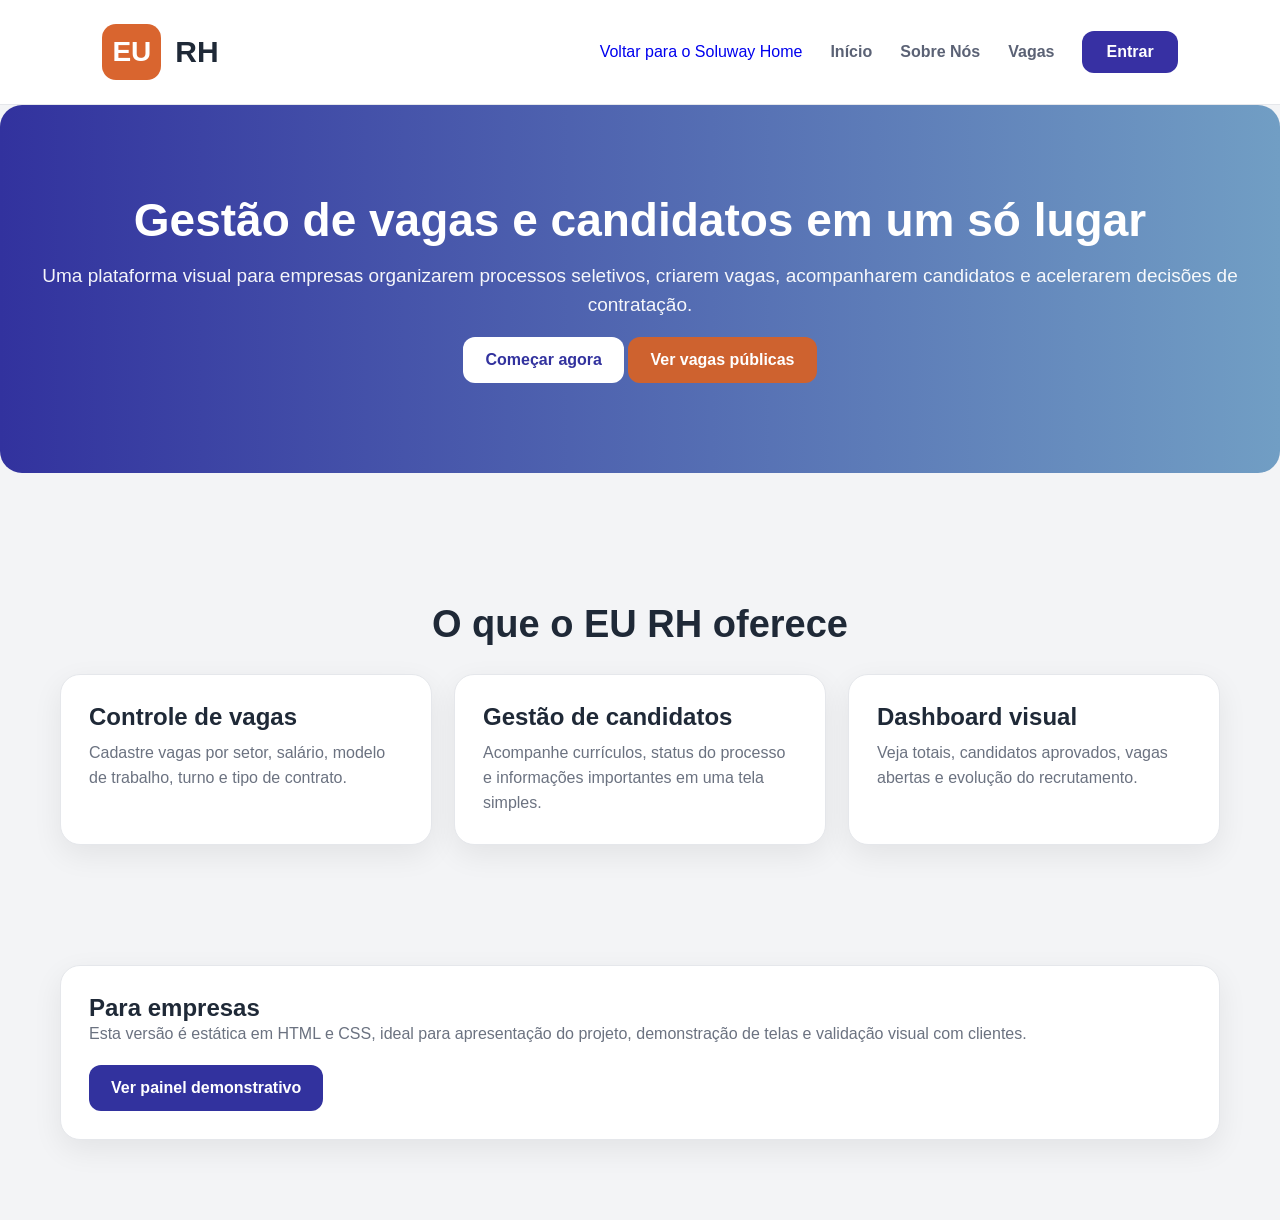
<file: index.html>
<!DOCTYPE html>
<html lang="pt-BR">
 <head>
  <meta charset="utf-8"/>
  <meta content="width=device-width, initial-scale=1.0" name="viewport"/>
  <title>
   In&iacute;cio - EU RH
  </title>
 <link href="css/style.css" rel="stylesheet"/>
 </head>
 <body>

    

  <header class="header">
  <a href="index.html" class="logo">
    <span>EU</span>
    <strong>RH</strong>
  </a>

  <div class="header-right">
    <a href="https://www.soluway.com.br">Voltar para o Soluway Home</a>
</a>

    <nav class="nav">
      <a href="index.html">Início</a>
      <a href="#sobre">Sobre Nós</a>
      <a href="vagas.html">Vagas</a>
      <a href="login.html" class="btn-login">Entrar</a>
    </nav>
  </div>
</header>
  <main>
   <section class="hero center">
    <h1>
     Gest&atilde;o de vagas e candidatos em um s&oacute; lugar
    </h1>
    <p>
     Uma plataforma visual para empresas organizarem processos seletivos, criarem vagas, acompanharem candidatos e acelerarem decis&otilde;es de contrata&ccedil;&atilde;o.
    </p>
    <br/>
    <a class="btn btn-light" href="cadastro.html">
     Come&ccedil;ar agora
    </a>
    <a class="btn btn-orange" href="vagas.html">
     Ver vagas p&uacute;blicas
    </a>
   </section>
   <section class="container" id="sobre">
    <h2 class="section-title">
     O que o EU RH oferece
    </h2>
    <div class="grid-3">
     <div class="card">
      <h3>
       Controle de vagas
      </h3>
      <p>
       Cadastre vagas por setor, sal&aacute;rio, modelo de trabalho, turno e tipo de contrato.
      </p>
     </div>
     <div class="card">
      <h3>
       Gest&atilde;o de candidatos
      </h3>
      <p>
       Acompanhe curr&iacute;culos, status do processo e informa&ccedil;&otilde;es importantes em uma tela simples.
      </p>
     </div>
     <div class="card">
      <h3>
       Dashboard visual
      </h3>
      <p>
       Veja totais, candidatos aprovados, vagas abertas e evolu&ccedil;&atilde;o do recrutamento.
      </p>
     </div>
    </div>
   </section>
   <section class="container" id="empresas">
    <div class="box">
     <h2>
      Para empresas
     </h2>
     <p class="text-muted">
      Esta vers&atilde;o &eacute; est&aacute;tica em HTML e CSS, ideal para apresenta&ccedil;&atilde;o do projeto, demonstra&ccedil;&atilde;o de telas e valida&ccedil;&atilde;o visual com clientes.
     </p>
     <br/>
     <a class="btn btn-primary" href="dashboard.html">
      Ver painel demonstrativo
     </a>
    </div>
   </section>
  </main>
 </body>
</html>
</file>
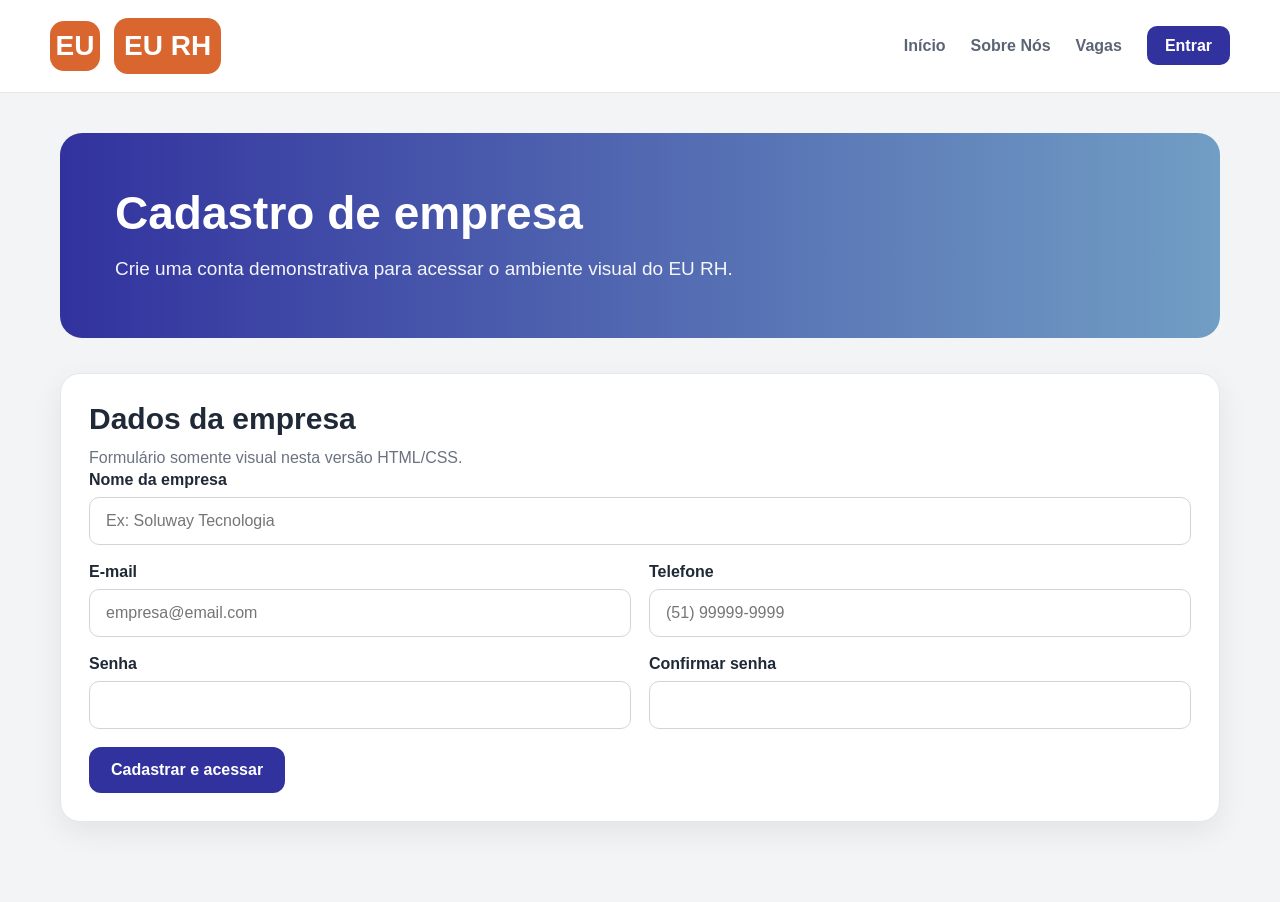
<file: cadastro.html>
<!DOCTYPE html>
<html lang="pt-BR">
 <head>
  <meta charset="utf-8"/>
  <meta content="width=device-width, initial-scale=1.0" name="viewport"/>
  <title>
   Cadastro - EU RH
  </title>
  <link href="css/style.css" rel="stylesheet"/>
 </head>
 <body>
  <header>
   <div class="topo">
    <a class="logo" href="index.html">
     <span class="logo-box">
      EU
     </span>
     <span>
      EU RH
     </span>
    </a>
    <nav>
     <ul>
      <li>
       <a href="index.html">
        In&iacute;cio
       </a>
      </li>
      <li>
       <a href="index.html#sobre">
        Sobre N&oacute;s
       </a>
      </li>
      <li>
       <a href="vagas.html">
        Vagas
       </a>
      </li>
      <li>
       <a class="btn-nav" href="login.html">
        Entrar
       </a>
      </li>
     </ul>
    </nav>
   </div>
  </header>
  <main class="container">
   <section class="hero">
    <h1>
     Cadastro de empresa
    </h1>
    <p>
     Crie uma conta demonstrativa para acessar o ambiente visual do EU RH.
    </p>
   </section>
   <section class="form-box">
    <h2 class="form-title">
     Dados da empresa
    </h2>
    <p class="text-muted">
     Formul&aacute;rio somente visual nesta vers&atilde;o HTML/CSS.
    </p>
    <div class="grupo">
     <label>
      Nome da empresa
     </label>
     <input placeholder="Ex: Soluway Tecnologia"/>
    </div>
    <div class="duas-colunas">
     <div class="grupo">
      <label>
       E-mail
      </label>
      <input placeholder="empresa@email.com"/>
     </div>
     <div class="grupo">
      <label>
       Telefone
      </label>
      <input placeholder="(51) 99999-9999"/>
     </div>
    </div>
    <div class="duas-colunas">
     <div class="grupo">
      <label>
       Senha
      </label>
      <input type="password"/>
     </div>
     <div class="grupo">
      <label>
       Confirmar senha
      </label>
      <input type="password"/>
     </div>
    </div>
    <a class="btn btn-primary" href="dashboard.html">
     Cadastrar e acessar
    </a>
   </section>
  </main>
 </body>
</html>
</file>
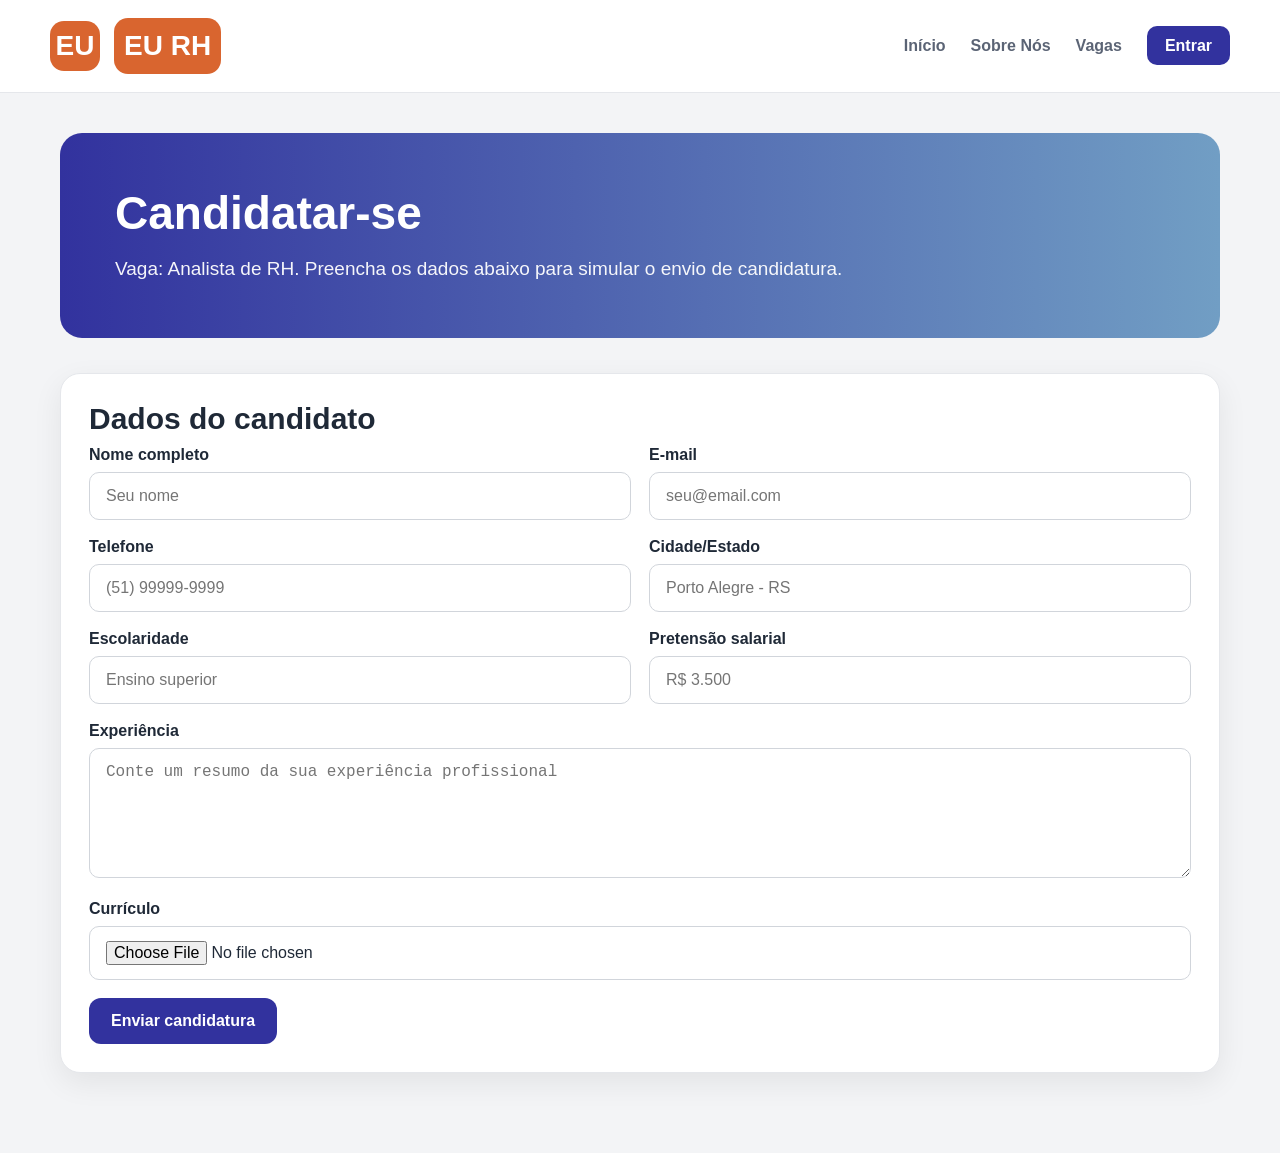
<file: candidatar.html>
<!DOCTYPE html>
<html lang="pt-BR">
 <head>
  <meta charset="utf-8"/>
  <meta content="width=device-width, initial-scale=1.0" name="viewport"/>
  <title>
   Candidatar-se - EU RH
  </title>
  <link href="css/style.css" rel="stylesheet"/>
 </head>
 <body>
  <header>
   <div class="topo">
    <a class="logo" href="index.html">
     <span class="logo-box">
      EU
     </span>
     <span>
      EU RH
     </span>
    </a>
    <nav>
     <ul>
      <li>
       <a href="index.html">
        In&iacute;cio
       </a>
      </li>
      <li>
       <a href="index.html#sobre">
        Sobre N&oacute;s
       </a>
      </li>
      <li>
       <a href="vagas.html">
        Vagas
       </a>
      </li>
      <li>
       <a class="btn-nav" href="login.html">
        Entrar
       </a>
      </li>
     </ul>
    </nav>
   </div>
  </header>
  <main class="container">
   <section class="hero">
    <h1>
     Candidatar-se
    </h1>
    <p>
     Vaga: Analista de RH. Preencha os dados abaixo para simular o envio de candidatura.
    </p>
   </section>
   <section class="form-box">
    <h2 class="form-title">
     Dados do candidato
    </h2>
    <div class="duas-colunas">
     <div class="grupo">
      <label>
       Nome completo
      </label>
      <input placeholder="Seu nome"/>
     </div>
     <div class="grupo">
      <label>
       E-mail
      </label>
      <input placeholder="seu@email.com"/>
     </div>
    </div>
    <div class="duas-colunas">
     <div class="grupo">
      <label>
       Telefone
      </label>
      <input placeholder="(51) 99999-9999"/>
     </div>
     <div class="grupo">
      <label>
       Cidade/Estado
      </label>
      <input placeholder="Porto Alegre - RS"/>
     </div>
    </div>
    <div class="duas-colunas">
     <div class="grupo">
      <label>
       Escolaridade
      </label>
      <input placeholder="Ensino superior"/>
     </div>
     <div class="grupo">
      <label>
       Pretens&atilde;o salarial
      </label>
      <input placeholder="R$ 3.500"/>
     </div>
    </div>
    <div class="grupo">
     <label>
      Experi&ecirc;ncia
     </label>
     <textarea placeholder="Conte um resumo da sua experi&ecirc;ncia profissional"></textarea>
    </div>
    <div class="grupo">
     <label>
      Curr&iacute;culo
     </label>
     <input type="file"/>
    </div>
    <a class="btn btn-primary" href="sucesso.html">
     Enviar candidatura
    </a>
   </section>
  </main>
 </body>
</html>
</file>
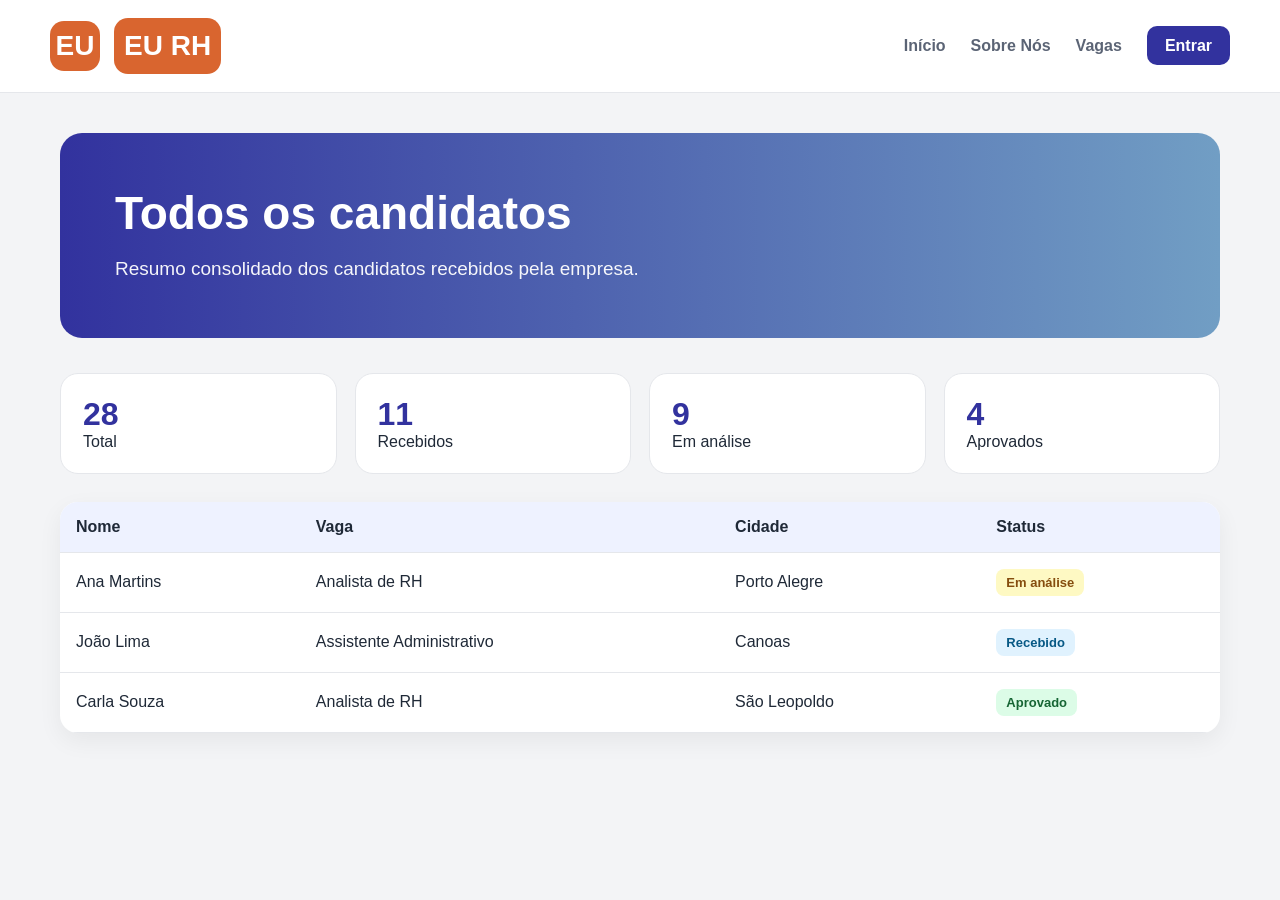
<file: candidatos-empresa.html>
<!DOCTYPE html>
<html lang="pt-BR">
 <head>
  <meta charset="utf-8"/>
  <meta content="width=device-width, initial-scale=1.0" name="viewport"/>
  <title>
   Candidatos empresa - EU RH
  </title>
  <link href="css/style.css" rel="stylesheet"/>
 </head>
 <body>
  <header>
   <div class="topo">
    <a class="logo" href="index.html">
     <span class="logo-box">
      EU
     </span>
     <span>
      EU RH
     </span>
    </a>
    <nav>
     <ul>
      <li>
       <a href="index.html">
        In&iacute;cio
       </a>
      </li>
      <li>
       <a href="index.html#sobre">
        Sobre N&oacute;s
       </a>
      </li>
      <li>
       <a href="vagas.html">
        Vagas
       </a>
      </li>
      <li>
       <a class="btn-nav" href="login.html">
        Entrar
       </a>
      </li>
     </ul>
    </nav>
   </div>
  </header>
  <main class="container">
   <section class="hero">
    <h1>
     Todos os candidatos
    </h1>
    <p>
     Resumo consolidado dos candidatos recebidos pela empresa.
    </p>
   </section>
   <div class="stats">
    <div class="stat">
     <strong>
      28
     </strong>
     <span>
      Total
     </span>
    </div>
    <div class="stat">
     <strong>
      11
     </strong>
     <span>
      Recebidos
     </span>
    </div>
    <div class="stat">
     <strong>
      9
     </strong>
     <span>
      Em an&aacute;lise
     </span>
    </div>
    <div class="stat">
     <strong>
      4
     </strong>
     <span>
      Aprovados
     </span>
    </div>
   </div>
   <table class="table">
    <thead>
     <tr>
      <th>
       Nome
      </th>
      <th>
       Vaga
      </th>
      <th>
       Cidade
      </th>
      <th>
       Status
      </th>
     </tr>
    </thead>
    <tbody>
     <tr>
      <td>
       Ana Martins
      </td>
      <td>
       Analista de RH
      </td>
      <td>
       Porto Alegre
      </td>
      <td>
       <span class="status analise">
        Em an&aacute;lise
       </span>
      </td>
     </tr>
     <tr>
      <td>
       Jo&atilde;o Lima
      </td>
      <td>
       Assistente Administrativo
      </td>
      <td>
       Canoas
      </td>
      <td>
       <span class="status recebido">
        Recebido
       </span>
      </td>
     </tr>
     <tr>
      <td>
       Carla Souza
      </td>
      <td>
       Analista de RH
      </td>
      <td>
       S&atilde;o Leopoldo
      </td>
      <td>
       <span class="status aprovado">
        Aprovado
       </span>
      </td>
     </tr>
    </tbody>
   </table>
  </main>
 </body>
</html>
</file>
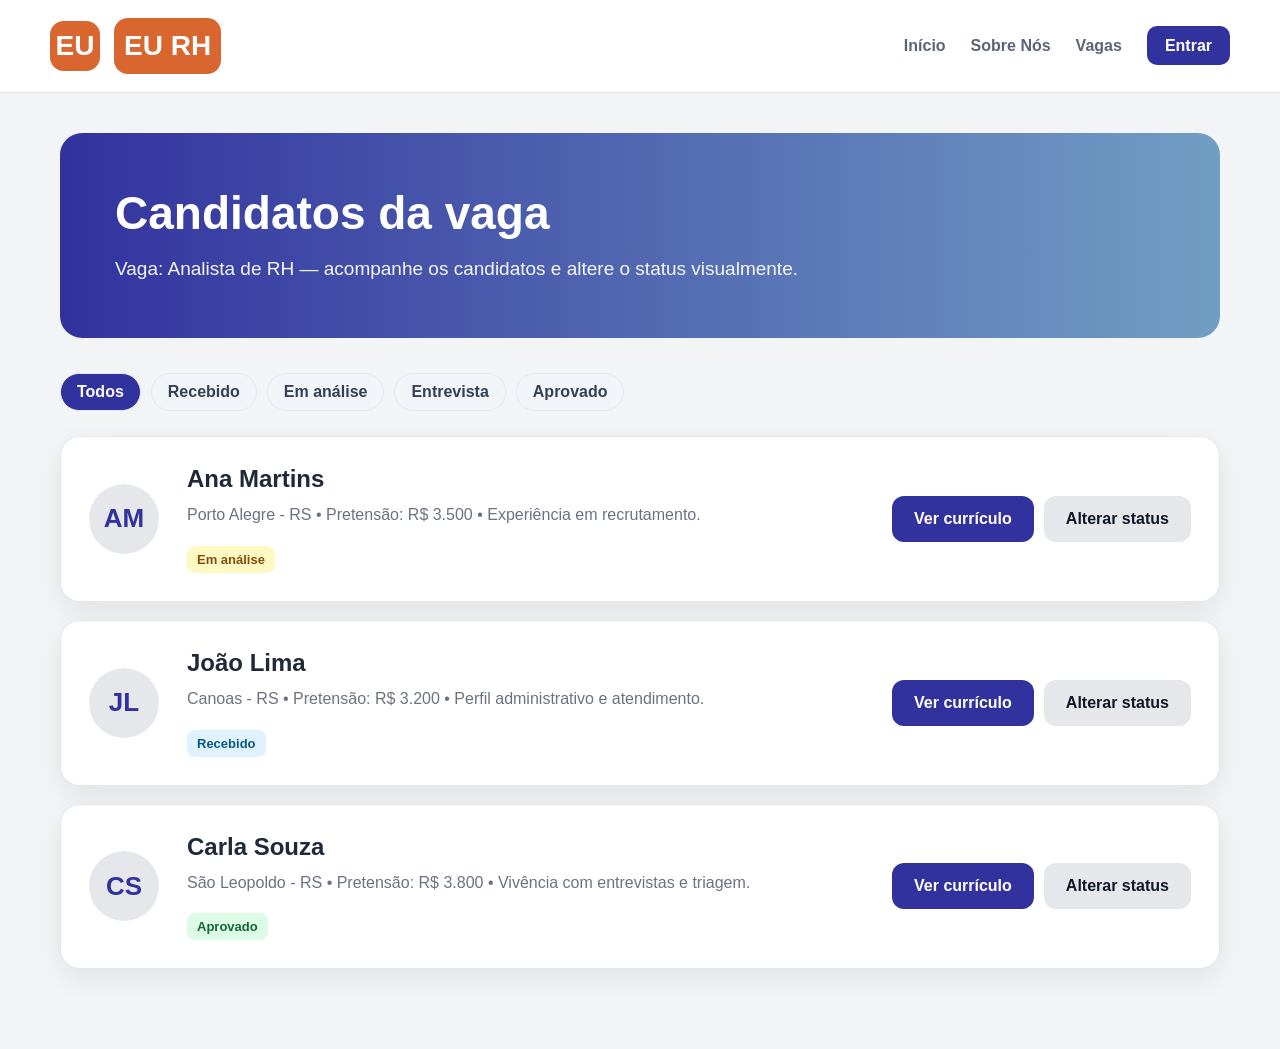
<file: candidatos.html>
<!DOCTYPE html>
<html lang="pt-BR">
 <head>
  <meta charset="utf-8"/>
  <meta content="width=device-width, initial-scale=1.0" name="viewport"/>
  <title>
   Candidatos - EU RH
  </title>
  <link href="css/style.css" rel="stylesheet"/>
 </head>
 <body>
  <header>
   <div class="topo">
    <a class="logo" href="index.html">
     <span class="logo-box">
      EU
     </span>
     <span>
      EU RH
     </span>
    </a>
    <nav>
     <ul>
      <li>
       <a href="index.html">
        In&iacute;cio
       </a>
      </li>
      <li>
       <a href="index.html#sobre">
        Sobre N&oacute;s
       </a>
      </li>
      <li>
       <a href="vagas.html">
        Vagas
       </a>
      </li>
      <li>
       <a class="btn-nav" href="login.html">
        Entrar
       </a>
      </li>
     </ul>
    </nav>
   </div>
  </header>
  <main class="container">
   <section class="hero">
    <h1>
     Candidatos da vaga
    </h1>
    <p>
     Vaga: Analista de RH &mdash; acompanhe os candidatos e altere o status visualmente.
    </p>
   </section>
   <div class="filters">
    <a class="filter active">
     Todos
    </a>
    <a class="filter">
     Recebido
    </a>
    <a class="filter">
     Em an&aacute;lise
    </a>
    <a class="filter">
     Entrevista
    </a>
    <a class="filter">
     Aprovado
    </a>
   </div>
   <div class="grid-1">
    <div class="card candidate">
     <div class="avatar">
      AM
     </div>
     <div>
      <h3>
       Ana Martins
      </h3>
      <p class="text-muted">
       Porto Alegre - RS &bull; Pretens&atilde;o: R$ 3.500 &bull; Experi&ecirc;ncia em recrutamento.
      </p>
      <br/>
      <span class="status analise">
       Em an&aacute;lise
      </span>
     </div>
     <div class="actions">
      <a class="btn btn-primary" href="#">
       Ver curr&iacute;culo
      </a>
      <a class="btn btn-muted" href="#">
       Alterar status
      </a>
     </div>
    </div>
    <br/>
    <div class="card candidate">
     <div class="avatar">
      JL
     </div>
     <div>
      <h3>
       Jo&atilde;o Lima
      </h3>
      <p class="text-muted">
       Canoas - RS &bull; Pretens&atilde;o: R$ 3.200 &bull; Perfil administrativo e atendimento.
      </p>
      <br/>
      <span class="status recebido">
       Recebido
      </span>
     </div>
     <div class="actions">
      <a class="btn btn-primary" href="#">
       Ver curr&iacute;culo
      </a>
      <a class="btn btn-muted" href="#">
       Alterar status
      </a>
     </div>
    </div>
    <br/>
    <div class="card candidate">
     <div class="avatar">
      CS
     </div>
     <div>
      <h3>
       Carla Souza
      </h3>
      <p class="text-muted">
       S&atilde;o Leopoldo - RS &bull; Pretens&atilde;o: R$ 3.800 &bull; Viv&ecirc;ncia com entrevistas e triagem.
      </p>
      <br/>
      <span class="status aprovado">
       Aprovado
      </span>
     </div>
     <div class="actions">
      <a class="btn btn-primary" href="#">
       Ver curr&iacute;culo
      </a>
      <a class="btn btn-muted" href="#">
       Alterar status
      </a>
     </div>
    </div>
   </div>
  </main>
 </body>
</html>
</file>
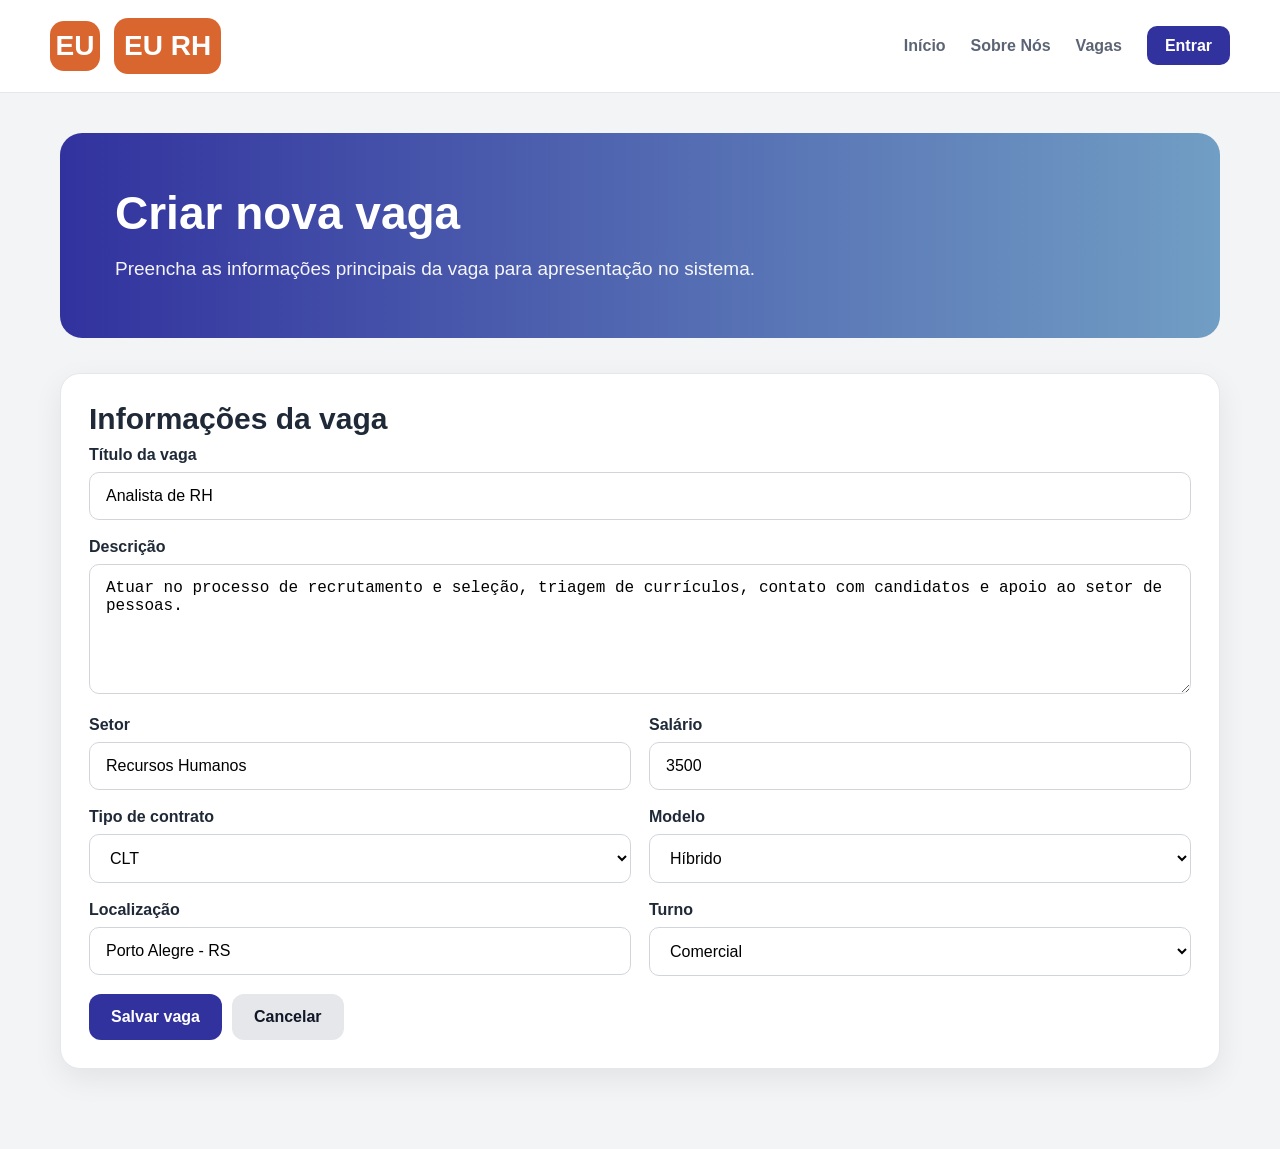
<file: criar-vaga.html>
<!DOCTYPE html>
<html lang="pt-BR">
 <head>
  <meta charset="utf-8"/>
  <meta content="width=device-width, initial-scale=1.0" name="viewport"/>
  <title>
   Criar vaga - EU RH
  </title>
  <link href="css/style.css" rel="stylesheet"/>
 </head>
 <body>
  <header>
   <div class="topo">
    <a class="logo" href="index.html">
     <span class="logo-box">
      EU
     </span>
     <span>
      EU RH
     </span>
    </a>
    <nav>
     <ul>
      <li>
       <a href="index.html">
        In&iacute;cio
       </a>
      </li>
      <li>
       <a href="index.html#sobre">
        Sobre N&oacute;s
       </a>
      </li>
      <li>
       <a href="vagas.html">
        Vagas
       </a>
      </li>
      <li>
       <a class="btn-nav" href="login.html">
        Entrar
       </a>
      </li>
     </ul>
    </nav>
   </div>
  </header>
  <main class="container">
   <section class="hero">
    <h1>
     Criar nova vaga
    </h1>
    <p>
     Preencha as informa&ccedil;&otilde;es principais da vaga para apresenta&ccedil;&atilde;o no sistema.
    </p>
   </section>
   <section class="form-box">
    <h2 class="form-title">
     Informa&ccedil;&otilde;es da vaga
    </h2>
    <div class="grupo">
     <label>
      T&iacute;tulo da vaga
     </label>
     <input value="Analista de RH"/>
    </div>
    <div class="grupo">
     <label>
      Descri&ccedil;&atilde;o
     </label>
     <textarea>Atuar no processo de recrutamento e sele&ccedil;&atilde;o, triagem de curr&iacute;culos, contato com candidatos e apoio ao setor de pessoas.</textarea>
    </div>
    <div class="duas-colunas">
     <div class="grupo">
      <label>
       Setor
      </label>
      <input value="Recursos Humanos"/>
     </div>
     <div class="grupo">
      <label>
       Sal&aacute;rio
      </label>
      <input value="3500"/>
     </div>
    </div>
    <div class="duas-colunas">
     <div class="grupo">
      <label>
       Tipo de contrato
      </label>
      <select>
       <option>
        CLT
       </option>
       <option>
        PJ
       </option>
       <option>
        Est&aacute;gio
       </option>
      </select>
     </div>
     <div class="grupo">
      <label>
       Modelo
      </label>
      <select>
       <option>
        H&iacute;brido
       </option>
       <option>
        Presencial
       </option>
       <option>
        Home office
       </option>
      </select>
     </div>
    </div>
    <div class="duas-colunas">
     <div class="grupo">
      <label>
       Localiza&ccedil;&atilde;o
      </label>
      <input value="Porto Alegre - RS"/>
     </div>
     <div class="grupo">
      <label>
       Turno
      </label>
      <select>
       <option>
        Comercial
       </option>
       <option>
        Manh&atilde;
       </option>
       <option>
        Noite
       </option>
      </select>
     </div>
    </div>
    <div class="actions">
     <a class="btn btn-primary" href="dashboard.html">
      Salvar vaga
     </a>
     <a class="btn btn-muted" href="dashboard.html">
      Cancelar
     </a>
    </div>
   </section>
  </main>
 </body>
</html>
</file>
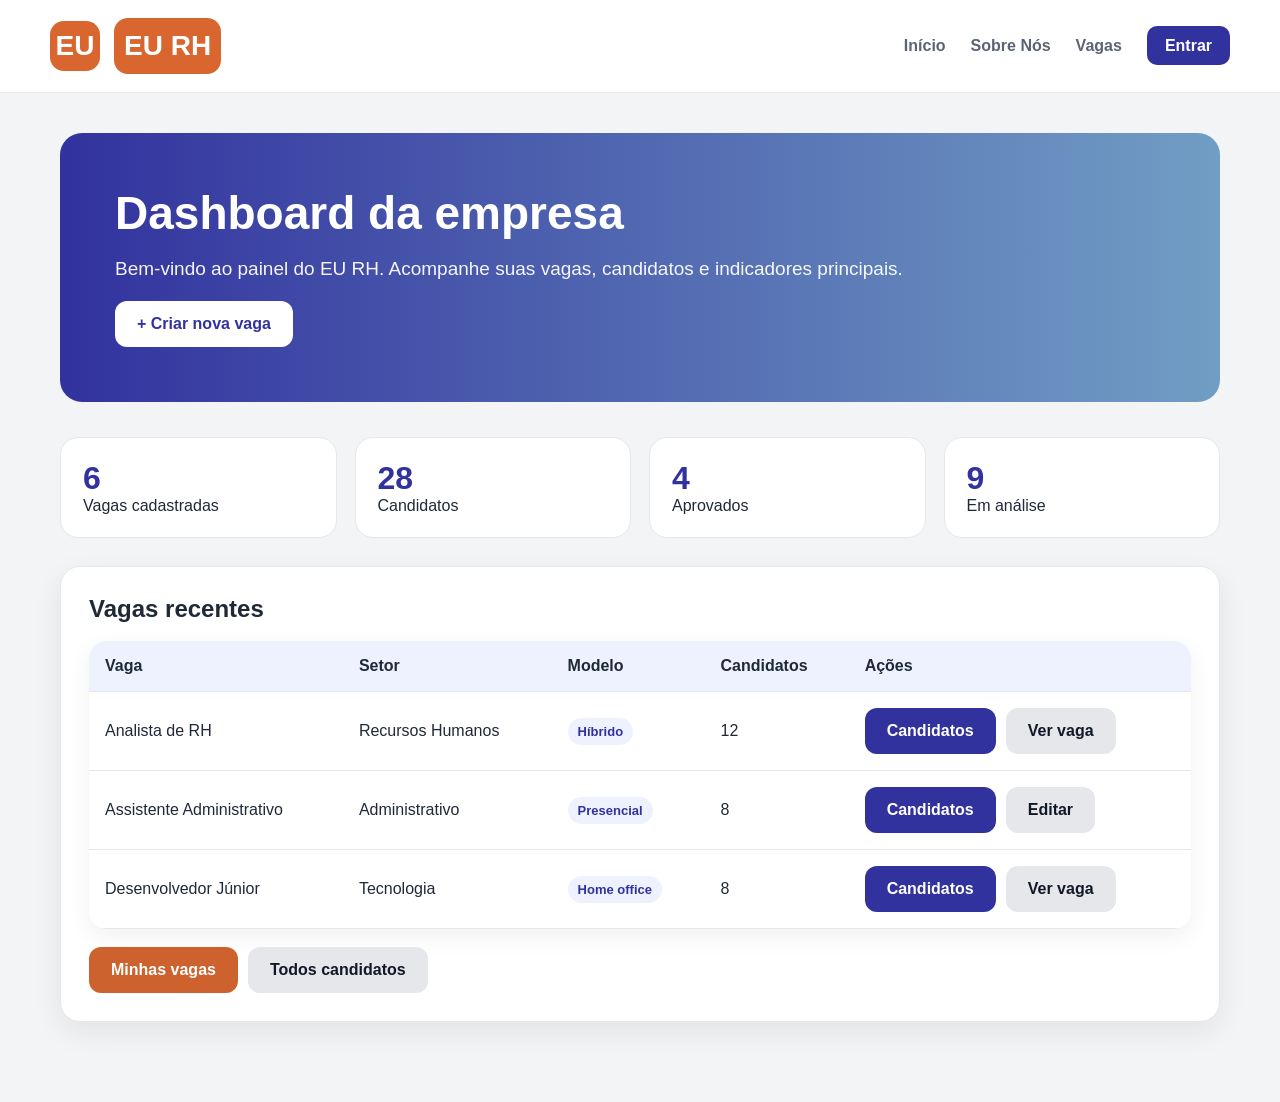
<file: dashboard.html>
<!DOCTYPE html>
<html lang="pt-BR">
 <head>
  <meta charset="utf-8"/>
  <meta content="width=device-width, initial-scale=1.0" name="viewport"/>
  <title>
   Dashboard - EU RH
  </title>
  <link href="css/style.css" rel="stylesheet"/>
 </head>
 <body>
  <header>
   <div class="topo">
    <a class="logo" href="index.html">
     <span class="logo-box">
      EU
     </span>
     <span>
      EU RH
     </span>
    </a>
    <nav>
     <ul>
      <li>
       <a href="index.html">
        In&iacute;cio
       </a>
      </li>
      <li>
       <a href="index.html#sobre">
        Sobre N&oacute;s
       </a>
      </li>
      <li>
       <a href="vagas.html">
        Vagas
       </a>
      </li>
      <li>
       <a class="btn-nav" href="login.html">
        Entrar
       </a>
      </li>
     </ul>
    </nav>
   </div>
  </header>
  <main class="container">
   <section class="hero">
    <h1>
     Dashboard da empresa
    </h1>
    <p>
     Bem-vindo ao painel do EU RH. Acompanhe suas vagas, candidatos e indicadores principais.
    </p>
    <br/>
    <a class="btn btn-light" href="criar-vaga.html">
     + Criar nova vaga
    </a>
   </section>
   <div class="stats">
    <div class="stat">
     <strong>
      6
     </strong>
     <span>
      Vagas cadastradas
     </span>
    </div>
    <div class="stat">
     <strong>
      28
     </strong>
     <span>
      Candidatos
     </span>
    </div>
    <div class="stat">
     <strong>
      4
     </strong>
     <span>
      Aprovados
     </span>
    </div>
    <div class="stat">
     <strong>
      9
     </strong>
     <span>
      Em an&aacute;lise
     </span>
    </div>
   </div>
   <div class="box">
    <h2>
     Vagas recentes
    </h2>
    <br/>
    <table class="table">
     <thead>
      <tr>
       <th>
        Vaga
       </th>
       <th>
        Setor
       </th>
       <th>
        Modelo
       </th>
       <th>
        Candidatos
       </th>
       <th>
        A&ccedil;&otilde;es
       </th>
      </tr>
     </thead>
     <tbody>
      <tr>
       <td>
        Analista de RH
       </td>
       <td>
        Recursos Humanos
       </td>
       <td>
        <span class="tag">
         H&iacute;brido
        </span>
       </td>
       <td>
        12
       </td>
       <td class="actions">
        <a class="btn btn-primary" href="candidatos.html">
         Candidatos
        </a>
        <a class="btn btn-muted" href="vaga-publica.html">
         Ver vaga
        </a>
       </td>
      </tr>
      <tr>
       <td>
        Assistente Administrativo
       </td>
       <td>
        Administrativo
       </td>
       <td>
        <span class="tag">
         Presencial
        </span>
       </td>
       <td>
        8
       </td>
       <td class="actions">
        <a class="btn btn-primary" href="candidatos.html">
         Candidatos
        </a>
        <a class="btn btn-muted" href="editar-vaga.html">
         Editar
        </a>
       </td>
      </tr>
      <tr>
       <td>
        Desenvolvedor J&uacute;nior
       </td>
       <td>
        Tecnologia
       </td>
       <td>
        <span class="tag">
         Home office
        </span>
       </td>
       <td>
        8
       </td>
       <td class="actions">
        <a class="btn btn-primary" href="candidatos.html">
         Candidatos
        </a>
        <a class="btn btn-muted" href="vaga-publica.html">
         Ver vaga
        </a>
       </td>
      </tr>
     </tbody>
    </table>
    <br/>
    <div class="actions">
     <a class="btn btn-orange" href="minhas-vagas.html">
      Minhas vagas
     </a>
     <a class="btn btn-muted" href="candidatos-empresa.html">
      Todos candidatos
     </a>
    </div>
   </div>
  </main>
 </body>
</html>
</file>
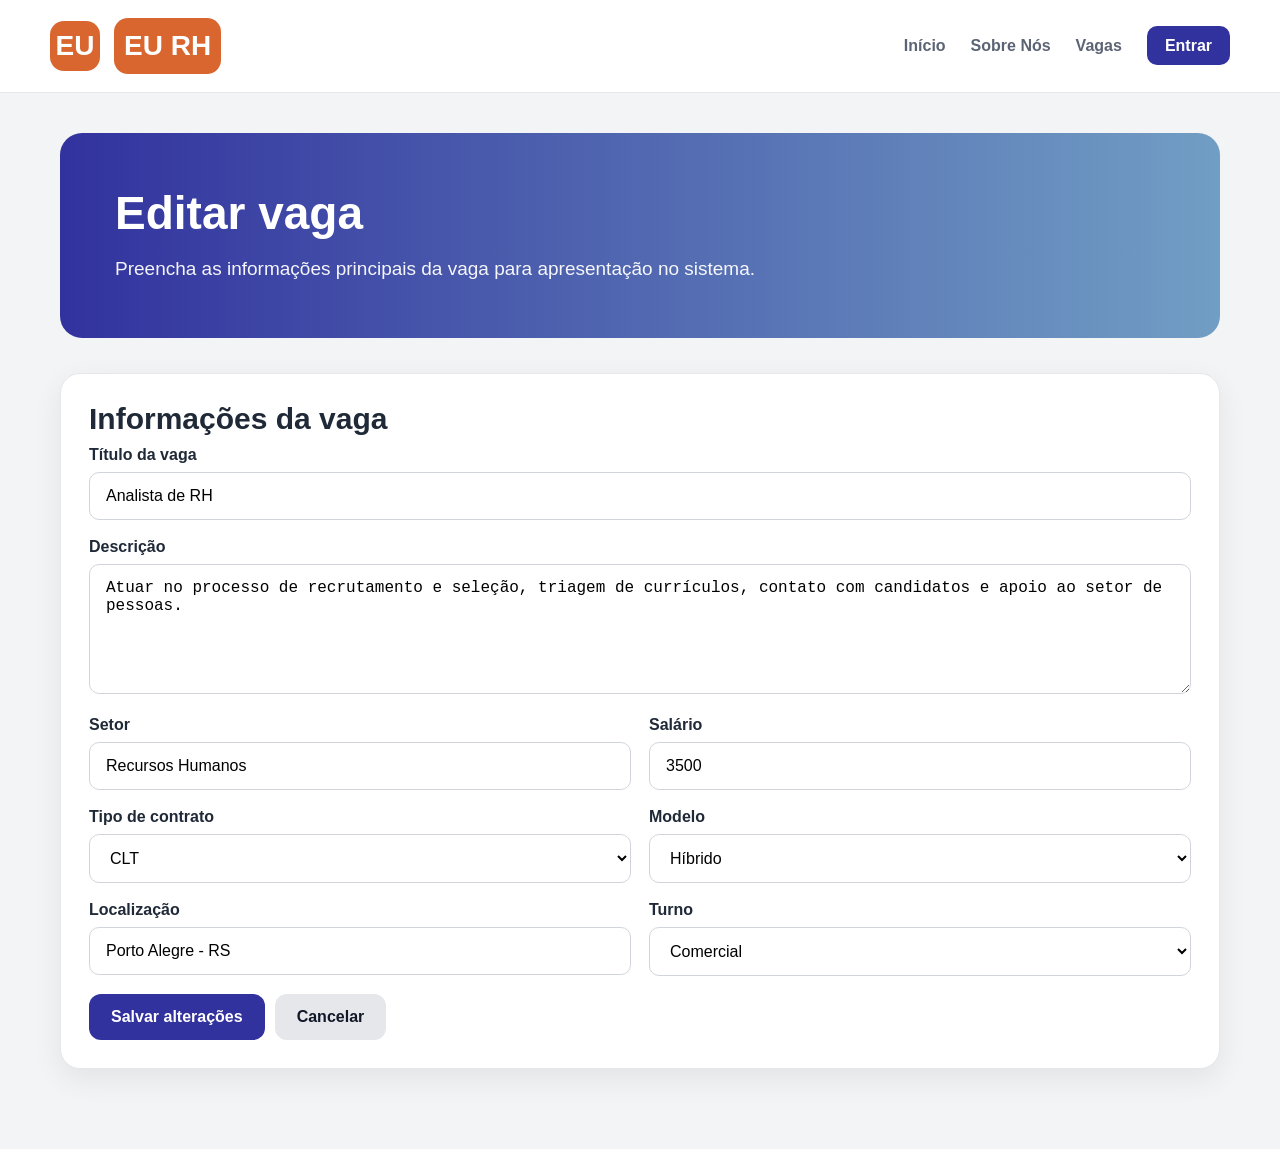
<file: editar-vaga.html>
<!DOCTYPE html>
<html lang="pt-BR">
 <head>
  <meta charset="utf-8"/>
  <meta content="width=device-width, initial-scale=1.0" name="viewport"/>
  <title>
   Editar vaga - EU RH
  </title>
  <link href="css/style.css" rel="stylesheet"/>
 </head>
 <body>
  <header>
   <div class="topo">
    <a class="logo" href="index.html">
     <span class="logo-box">
      EU
     </span>
     <span>
      EU RH
     </span>
    </a>
    <nav>
     <ul>
      <li>
       <a href="index.html">
        In&iacute;cio
       </a>
      </li>
      <li>
       <a href="index.html#sobre">
        Sobre N&oacute;s
       </a>
      </li>
      <li>
       <a href="vagas.html">
        Vagas
       </a>
      </li>
      <li>
       <a class="btn-nav" href="login.html">
        Entrar
       </a>
      </li>
     </ul>
    </nav>
   </div>
  </header>
  <main class="container">
   <section class="hero">
    <h1>
     Editar vaga
    </h1>
    <p>
     Preencha as informa&ccedil;&otilde;es principais da vaga para apresenta&ccedil;&atilde;o no sistema.
    </p>
   </section>
   <section class="form-box">
    <h2 class="form-title">
     Informa&ccedil;&otilde;es da vaga
    </h2>
    <div class="grupo">
     <label>
      T&iacute;tulo da vaga
     </label>
     <input value="Analista de RH"/>
    </div>
    <div class="grupo">
     <label>
      Descri&ccedil;&atilde;o
     </label>
     <textarea>Atuar no processo de recrutamento e sele&ccedil;&atilde;o, triagem de curr&iacute;culos, contato com candidatos e apoio ao setor de pessoas.</textarea>
    </div>
    <div class="duas-colunas">
     <div class="grupo">
      <label>
       Setor
      </label>
      <input value="Recursos Humanos"/>
     </div>
     <div class="grupo">
      <label>
       Sal&aacute;rio
      </label>
      <input value="3500"/>
     </div>
    </div>
    <div class="duas-colunas">
     <div class="grupo">
      <label>
       Tipo de contrato
      </label>
      <select>
       <option>
        CLT
       </option>
       <option>
        PJ
       </option>
       <option>
        Est&aacute;gio
       </option>
      </select>
     </div>
     <div class="grupo">
      <label>
       Modelo
      </label>
      <select>
       <option>
        H&iacute;brido
       </option>
       <option>
        Presencial
       </option>
       <option>
        Home office
       </option>
      </select>
     </div>
    </div>
    <div class="duas-colunas">
     <div class="grupo">
      <label>
       Localiza&ccedil;&atilde;o
      </label>
      <input value="Porto Alegre - RS"/>
     </div>
     <div class="grupo">
      <label>
       Turno
      </label>
      <select>
       <option>
        Comercial
       </option>
       <option>
        Manh&atilde;
       </option>
       <option>
        Noite
       </option>
      </select>
     </div>
    </div>
    <div class="actions">
     <a class="btn btn-primary" href="dashboard.html">
      Salvar altera&ccedil;&otilde;es
     </a>
     <a class="btn btn-muted" href="dashboard.html">
      Cancelar
     </a>
    </div>
   </section>
  </main>
 </body>
</html>
</file>
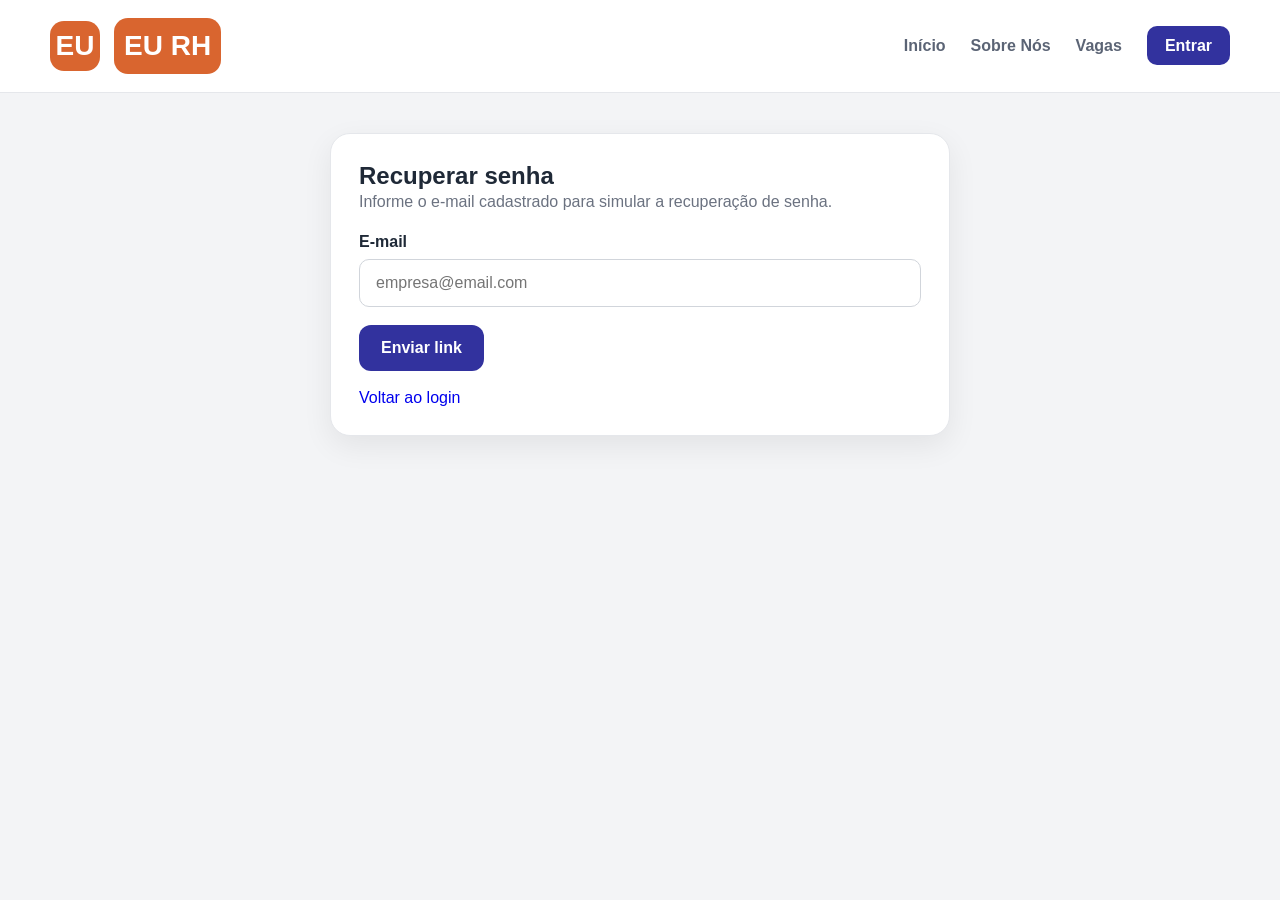
<file: esqueci-senha.html>
<!DOCTYPE html>
<html lang="pt-BR">
 <head>
  <meta charset="utf-8"/>
  <meta content="width=device-width, initial-scale=1.0" name="viewport"/>
  <title>
   Esqueci senha - EU RH
  </title>
  <link href="css/style.css" rel="stylesheet"/>
 </head>
 <body>
  <header>
   <div class="topo">
    <a class="logo" href="index.html">
     <span class="logo-box">
      EU
     </span>
     <span>
      EU RH
     </span>
    </a>
    <nav>
     <ul>
      <li>
       <a href="index.html">
        In&iacute;cio
       </a>
      </li>
      <li>
       <a href="index.html#sobre">
        Sobre N&oacute;s
       </a>
      </li>
      <li>
       <a href="vagas.html">
        Vagas
       </a>
      </li>
      <li>
       <a class="btn-nav" href="login.html">
        Entrar
       </a>
      </li>
     </ul>
    </nav>
   </div>
  </header>
  <main class="container">
   <section class="form-box" style="max-width:620px;margin:auto">
    <h1>
     Recuperar senha
    </h1>
    <p class="text-muted">
     Informe o e-mail cadastrado para simular a recupera&ccedil;&atilde;o de senha.
    </p>
    <br/>
    <div class="grupo">
     <label>
      E-mail
     </label>
     <input placeholder="empresa@email.com"/>
    </div>
    <a class="btn btn-primary" href="login.html">
     Enviar link
    </a>
    <br/>
    <br/>
    <a href="login.html">
     Voltar ao login
    </a>
   </section>
  </main>
 </body>
</html>
</file>
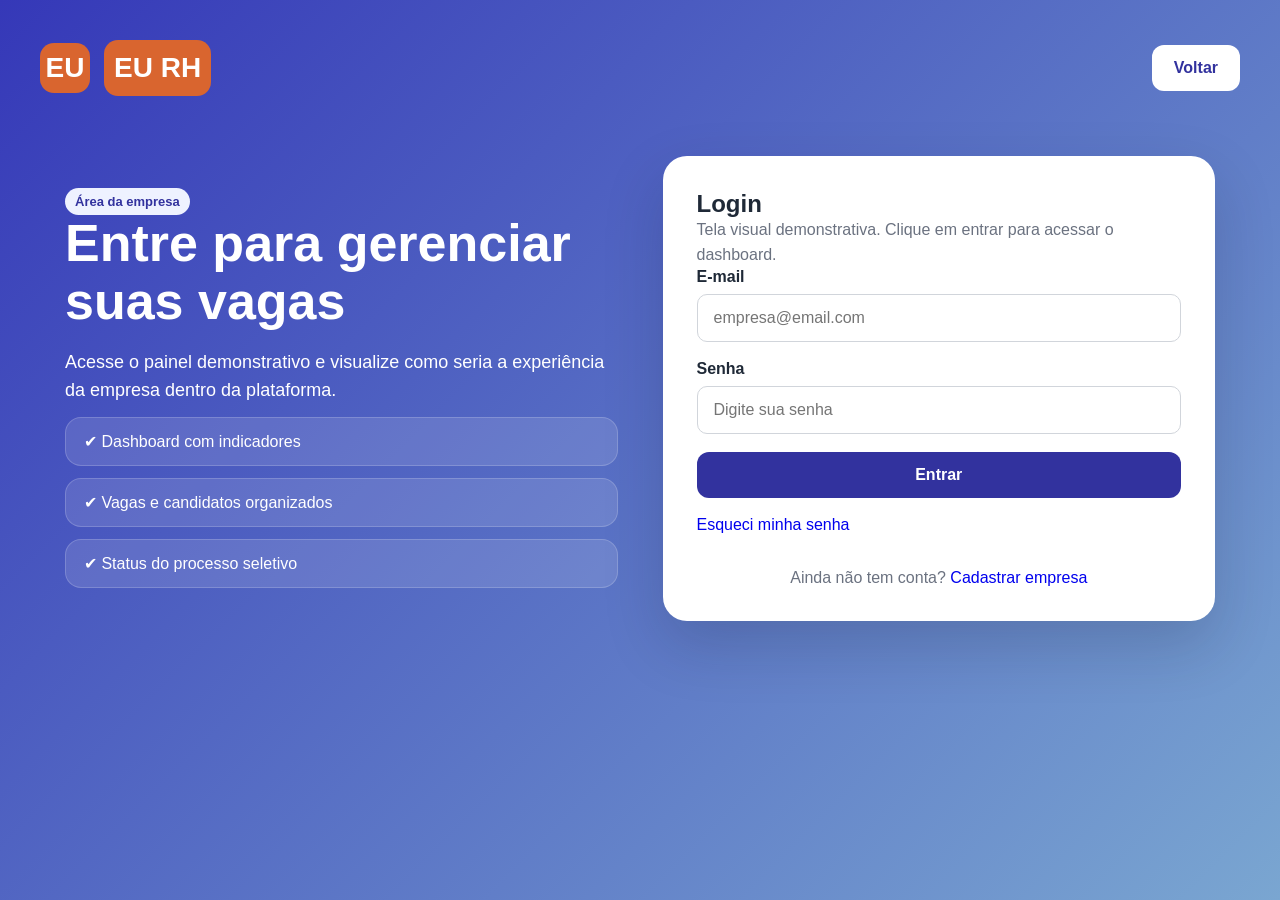
<file: login.html>
<!DOCTYPE html>
<html lang="pt-BR">
 <head>
  <meta charset="utf-8"/>
  <meta content="width=device-width, initial-scale=1.0" name="viewport"/>
  <title>
   Login - EU RH
  </title>
  <link href="css/style.css" rel="stylesheet"/>
 </head>
 <body>
  <div class="login-page">
   <div class="topo">
    <a class="logo" href="index.html">
     <span class="logo-box">
      EU
     </span>
     <span style="color:white">
      EU RH
     </span>
    </a>
    <a class="btn btn-light" href="index.html">
     Voltar
    </a>
   </div>
   <div class="login-wrap">
    <div class="login-text">
     <span class="tag">
      &Aacute;rea da empresa
     </span>
     <h1>
      Entre para gerenciar suas vagas
     </h1>
     <p>
      Acesse o painel demonstrativo e visualize como seria a experi&ecirc;ncia da empresa dentro da plataforma.
     </p>
     <div class="benefit">
      ✔ Dashboard com indicadores
     </div>
     <div class="benefit">
      ✔ Vagas e candidatos organizados
     </div>
     <div class="benefit">
      ✔ Status do processo seletivo
     </div>
    </div>
    <div class="login-box">
     <h2>
      Login
     </h2>
     <p class="text-muted">
      Tela visual demonstrativa. Clique em entrar para acessar o dashboard.
     </p>
     <div class="grupo">
      <label>
       E-mail
      </label>
      <input placeholder="empresa@email.com" type="email"/>
     </div>
     <div class="grupo">
      <label>
       Senha
      </label>
      <input placeholder="Digite sua senha" type="password"/>
     </div>
     <a class="btn btn-primary" href="dashboard.html" style="width:100%;text-align:center">
      Entrar
     </a>
     <br/>
     <br/>
     <a href="esqueci-senha.html">
      Esqueci minha senha
     </a>
     <p class="footer-note">
      Ainda n&atilde;o tem conta?
      <a href="cadastro.html">
       Cadastrar empresa
      </a>
     </p>
    </div>
   </div>
  </div>
 </body>
</html>
</file>
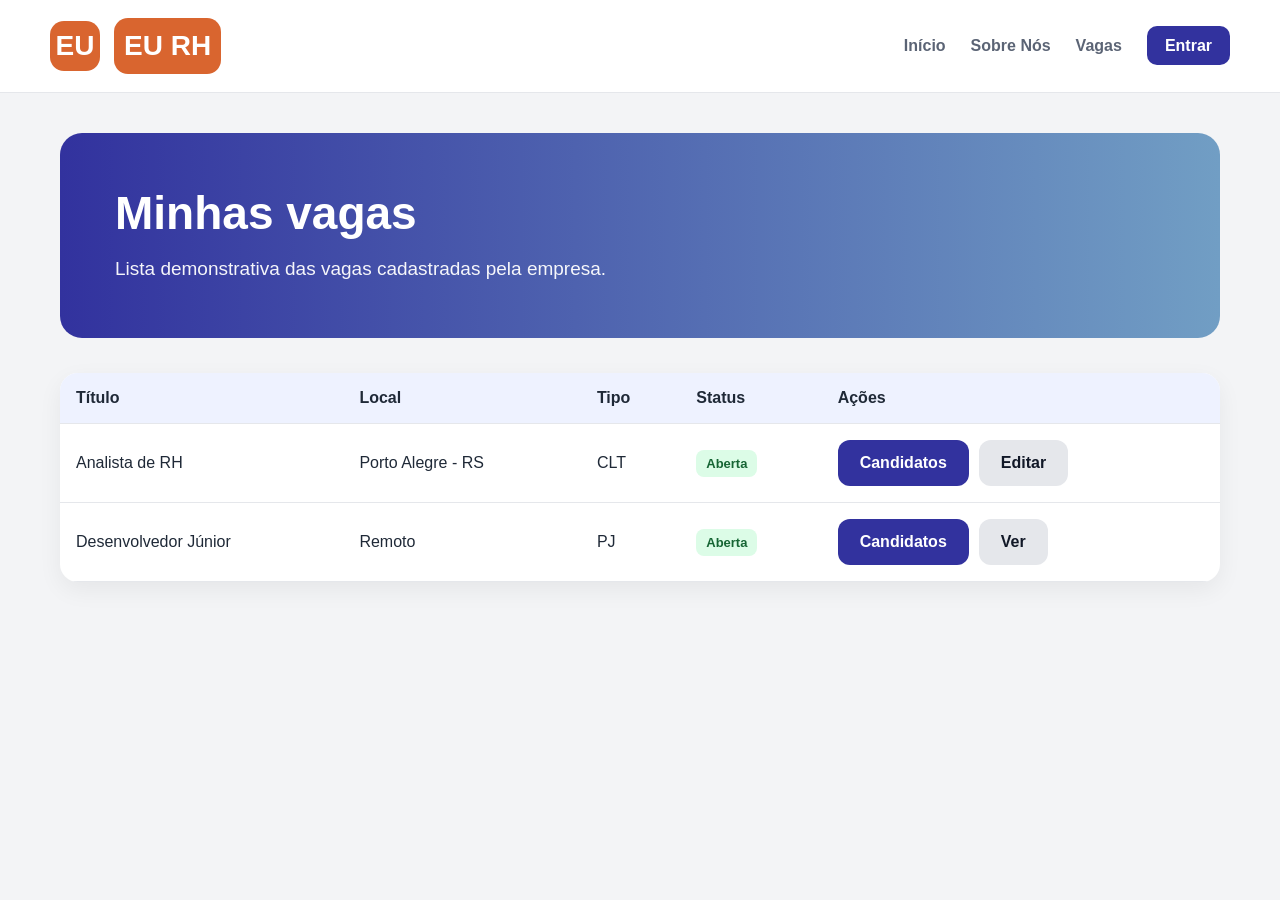
<file: minhas-vagas.html>
<!DOCTYPE html>
<html lang="pt-BR">
 <head>
  <meta charset="utf-8"/>
  <meta content="width=device-width, initial-scale=1.0" name="viewport"/>
  <title>
   Minhas vagas - EU RH
  </title>
  <link href="css/style.css" rel="stylesheet"/>
 </head>
 <body>
  <header>
   <div class="topo">
    <a class="logo" href="index.html">
     <span class="logo-box">
      EU
     </span>
     <span>
      EU RH
     </span>
    </a>
    <nav>
     <ul>
      <li>
       <a href="index.html">
        In&iacute;cio
       </a>
      </li>
      <li>
       <a href="index.html#sobre">
        Sobre N&oacute;s
       </a>
      </li>
      <li>
       <a href="vagas.html">
        Vagas
       </a>
      </li>
      <li>
       <a class="btn-nav" href="login.html">
        Entrar
       </a>
      </li>
     </ul>
    </nav>
   </div>
  </header>
  <main class="container">
   <section class="hero">
    <h1>
     Minhas vagas
    </h1>
    <p>
     Lista demonstrativa das vagas cadastradas pela empresa.
    </p>
   </section>
   <table class="table">
    <thead>
     <tr>
      <th>
       T&iacute;tulo
      </th>
      <th>
       Local
      </th>
      <th>
       Tipo
      </th>
      <th>
       Status
      </th>
      <th>
       A&ccedil;&otilde;es
      </th>
     </tr>
    </thead>
    <tbody>
     <tr>
      <td>
       Analista de RH
      </td>
      <td>
       Porto Alegre - RS
      </td>
      <td>
       CLT
      </td>
      <td>
       <span class="status aprovado">
        Aberta
       </span>
      </td>
      <td class="actions">
       <a class="btn btn-primary" href="candidatos.html">
        Candidatos
       </a>
       <a class="btn btn-muted" href="editar-vaga.html">
        Editar
       </a>
      </td>
     </tr>
     <tr>
      <td>
       Desenvolvedor J&uacute;nior
      </td>
      <td>
       Remoto
      </td>
      <td>
       PJ
      </td>
      <td>
       <span class="status aprovado">
        Aberta
       </span>
      </td>
      <td class="actions">
       <a class="btn btn-primary" href="candidatos.html">
        Candidatos
       </a>
       <a class="btn btn-muted" href="vaga-publica.html">
        Ver
       </a>
      </td>
     </tr>
    </tbody>
   </table>
  </main>
 </body>
</html>
</file>
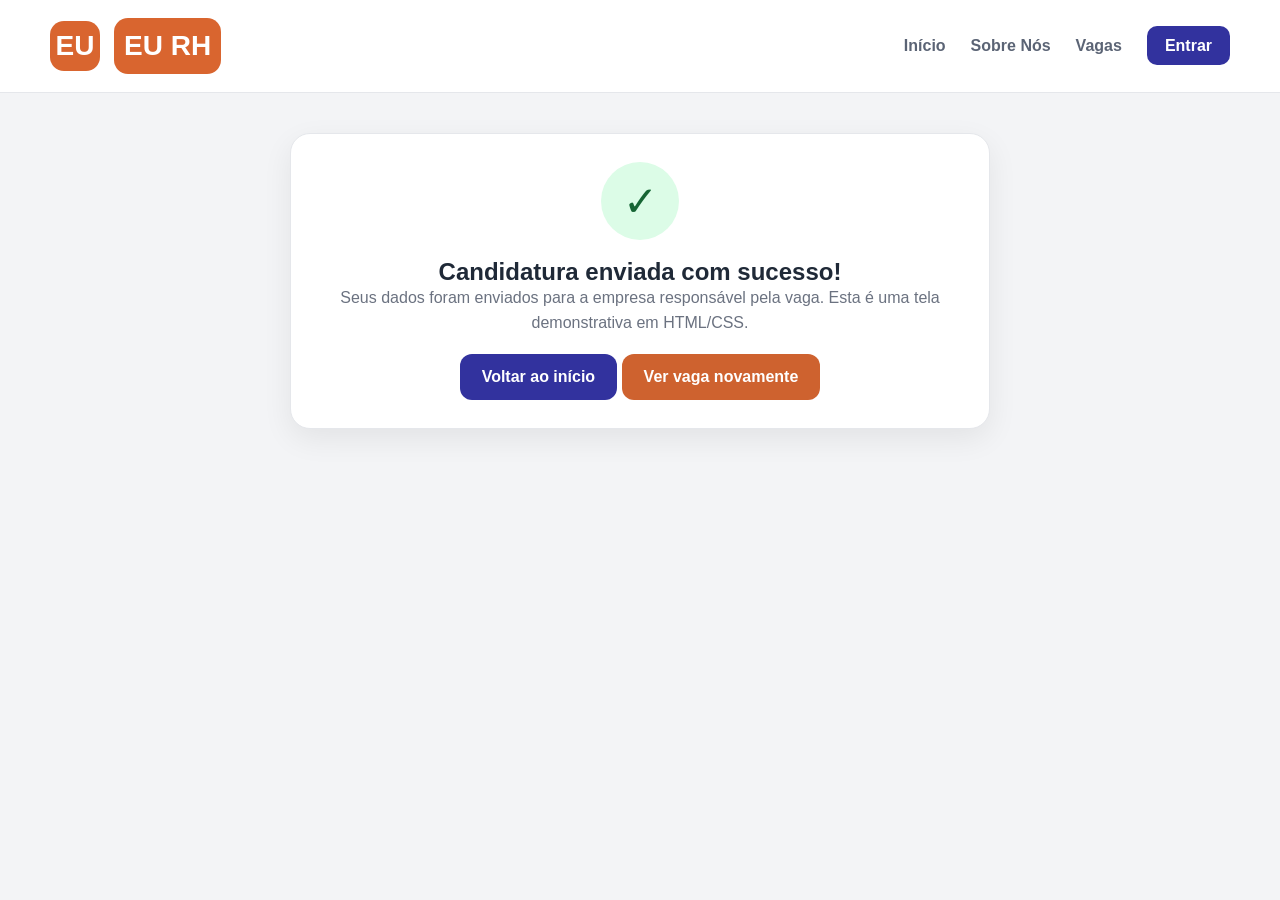
<file: sucesso.html>
<!DOCTYPE html>
<html lang="pt-BR">
 <head>
  <meta charset="utf-8"/>
  <meta content="width=device-width, initial-scale=1.0" name="viewport"/>
  <title>
   Sucesso - EU RH
  </title>
  <link href="css/style.css" rel="stylesheet"/>
 </head>
 <body>
  <header>
   <div class="topo">
    <a class="logo" href="index.html">
     <span class="logo-box">
      EU
     </span>
     <span>
      EU RH
     </span>
    </a>
    <nav>
     <ul>
      <li>
       <a href="index.html">
        In&iacute;cio
       </a>
      </li>
      <li>
       <a href="index.html#sobre">
        Sobre N&oacute;s
       </a>
      </li>
      <li>
       <a href="vagas.html">
        Vagas
       </a>
      </li>
      <li>
       <a class="btn-nav" href="login.html">
        Entrar
       </a>
      </li>
     </ul>
    </nav>
   </div>
  </header>
  <main class="container">
   <section class="box" style="max-width:700px;margin:auto;text-align:center">
    <div class="success-icon">
     &checkmark;
    </div>
    <h1>
     Candidatura enviada com sucesso!
    </h1>
    <p class="text-muted">
     Seus dados foram enviados para a empresa respons&aacute;vel pela vaga. Esta &eacute; uma tela demonstrativa em HTML/CSS.
    </p>
    <br/>
    <a class="btn btn-primary" href="index.html">
     Voltar ao in&iacute;cio
    </a>
    <a class="btn btn-orange" href="vaga-publica.html">
     Ver vaga novamente
    </a>
   </section>
  </main>
 </body>
</html>
</file>
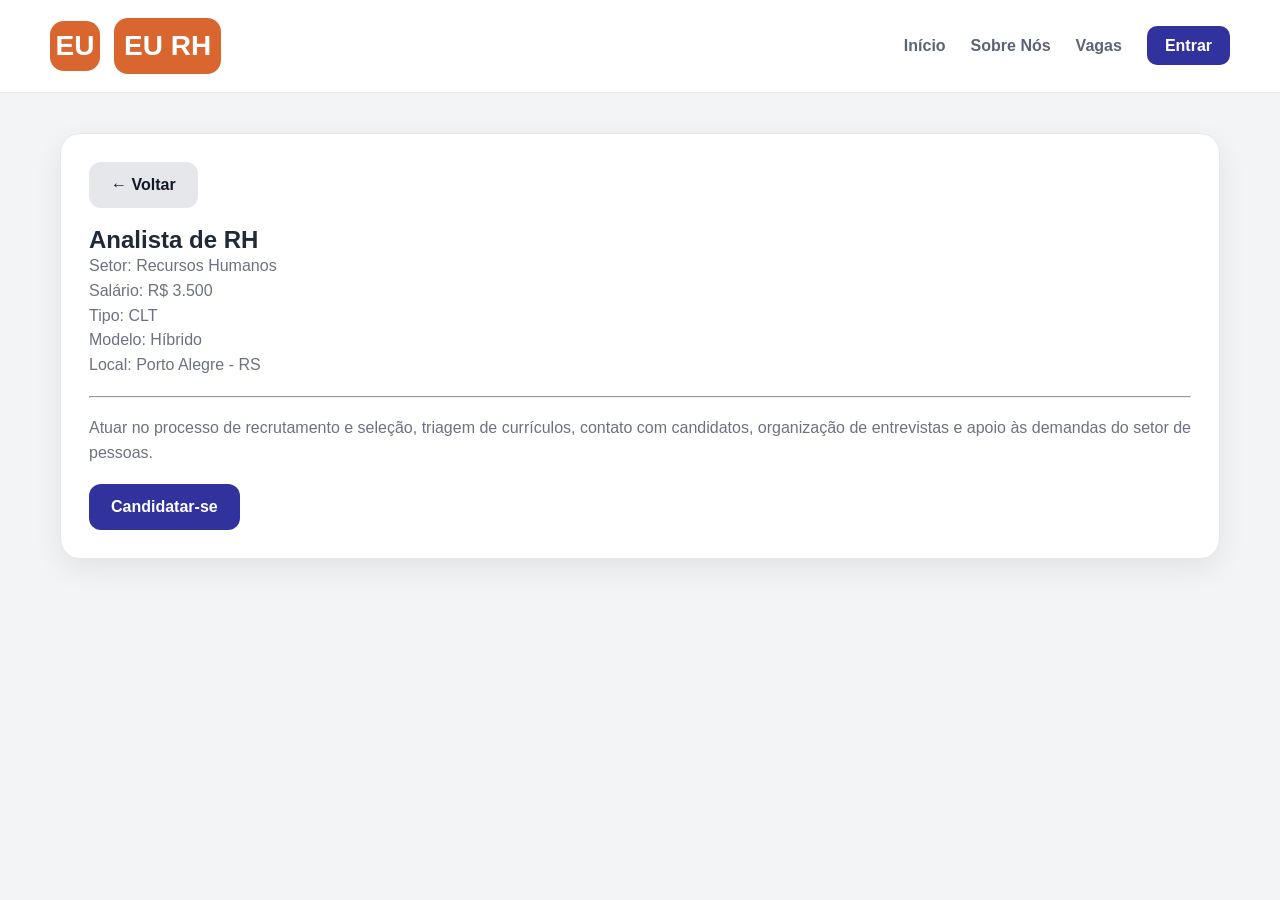
<file: vaga-publica.html>
<!DOCTYPE html>
<html lang="pt-BR">
 <head>
  <meta charset="utf-8"/>
  <meta content="width=device-width, initial-scale=1.0" name="viewport"/>
  <title>
   Vaga p&uacute;blica - EU RH
  </title>
  <link href="css/style.css" rel="stylesheet"/>
 </head>
 <body>
  <header>
   <div class="topo">
    <a class="logo" href="index.html">
     <span class="logo-box">
      EU
     </span>
     <span>
      EU RH
     </span>
    </a>
    <nav>
     <ul>
      <li>
       <a href="index.html">
        In&iacute;cio
       </a>
      </li>
      <li>
       <a href="index.html#sobre">
        Sobre N&oacute;s
       </a>
      </li>
      <li>
       <a href="vagas.html">
        Vagas
       </a>
      </li>
      <li>
       <a class="btn-nav" href="login.html">
        Entrar
       </a>
      </li>
     </ul>
    </nav>
   </div>
  </header>
  <main class="container">
   <section class="box">
    <a class="btn btn-muted" href="vagas.html">
     &larr; Voltar
    </a>
    <br/>
    <br/>
    <h1>
     Analista de RH
    </h1>
    <p class="text-muted">
     Setor: Recursos Humanos
    </p>
    <p class="text-muted">
     Sal&aacute;rio: R$ 3.500
    </p>
    <p class="text-muted">
     Tipo: CLT
    </p>
    <p class="text-muted">
     Modelo: H&iacute;brido
    </p>
    <p class="text-muted">
     Local: Porto Alegre - RS
    </p>
    <br/>
    <hr/>
    <br/>
    <p class="text-muted">
     Atuar no processo de recrutamento e sele&ccedil;&atilde;o, triagem de curr&iacute;culos, contato com candidatos, organiza&ccedil;&atilde;o de entrevistas e apoio &agrave;s demandas do setor de pessoas.
    </p>
    <br/>
    <a class="btn btn-primary" href="candidatar.html">
     Candidatar-se
    </a>
   </section>
  </main>
 </body>
</html>
</file>
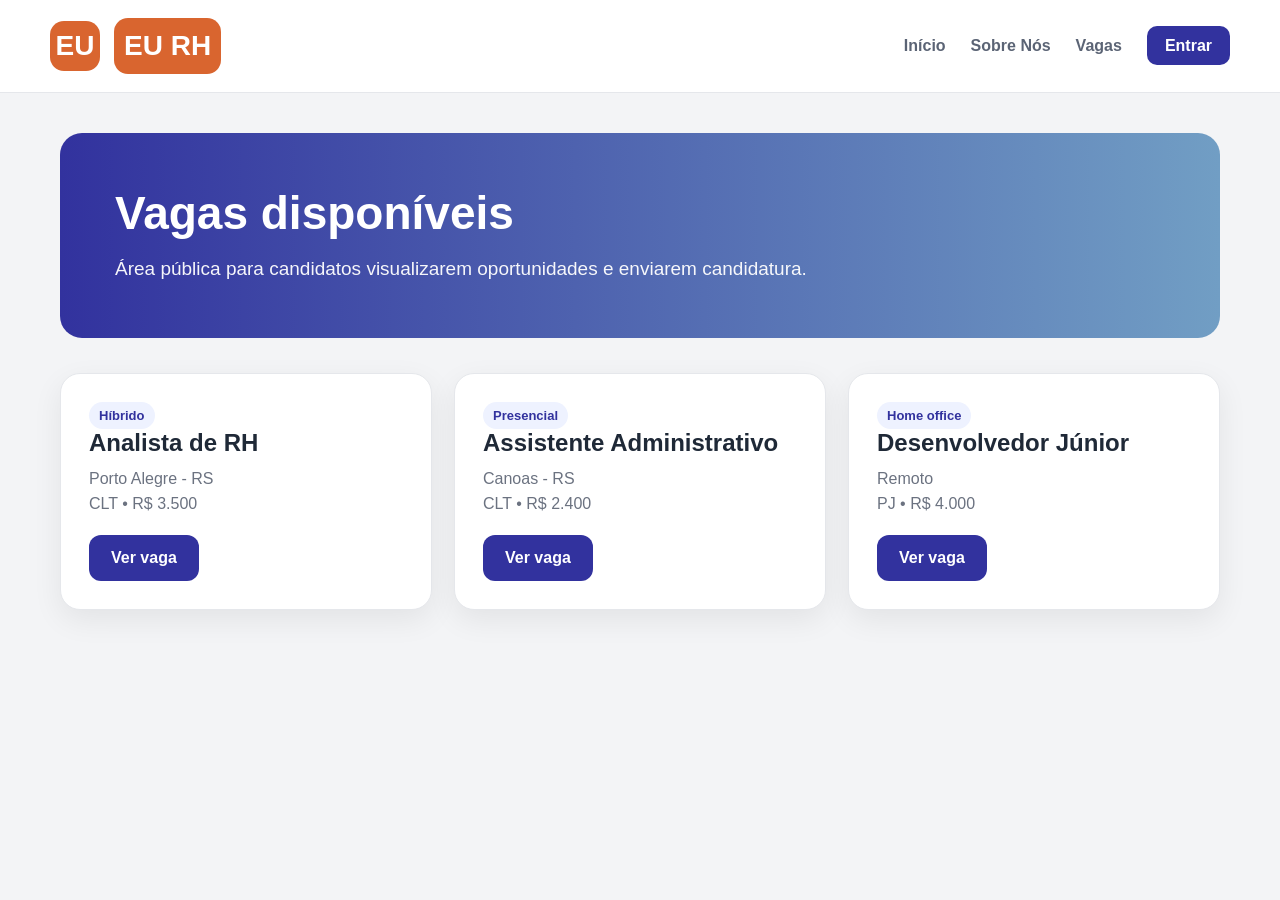
<file: vagas.html>
<!DOCTYPE html>
<html lang="pt-BR">
 <head>
  <meta charset="utf-8"/>
  <meta content="width=device-width, initial-scale=1.0" name="viewport"/>
  <title>
   Vagas - EU RH
  </title>
  <link href="css/style.css" rel="stylesheet"/>
 </head>
 <body>
  <header>
   <div class="topo">
    <a class="logo" href="index.html">
     <span class="logo-box">
      EU
     </span>
     <span>
      EU RH
     </span>
    </a>
    <nav>
     <ul>
      <li>
       <a href="index.html">
        In&iacute;cio
       </a>
      </li>
      <li>
       <a href="index.html#sobre">
        Sobre N&oacute;s
       </a>
      </li>
      <li>
       <a href="vagas.html">
        Vagas
       </a>
      </li>
      <li>
       <a class="btn-nav" href="login.html">
        Entrar
       </a>
      </li>
     </ul>
    </nav>
   </div>
  </header>
  <main class="container">
   <section class="hero">
    <h1>
     Vagas dispon&iacute;veis
    </h1>
    <p>
     &Aacute;rea p&uacute;blica para candidatos visualizarem oportunidades e enviarem candidatura.
    </p>
   </section>
   <div class="grid-3">
    <div class="card">
     <span class="tag">
      H&iacute;brido
     </span>
     <h3>
      Analista de RH
     </h3>
     <p>
      Porto Alegre - RS
      <br/>
      CLT &bull; R$ 3.500
     </p>
     <br/>
     <a class="btn btn-primary" href="vaga-publica.html">
      Ver vaga
     </a>
    </div>
    <div class="card">
     <span class="tag">
      Presencial
     </span>
     <h3>
      Assistente Administrativo
     </h3>
     <p>
      Canoas - RS
      <br/>
      CLT &bull; R$ 2.400
     </p>
     <br/>
     <a class="btn btn-primary" href="vaga-publica.html">
      Ver vaga
     </a>
    </div>
    <div class="card">
     <span class="tag">
      Home office
     </span>
     <h3>
      Desenvolvedor J&uacute;nior
     </h3>
     <p>
      Remoto
      <br/>
      PJ &bull; R$ 4.000
     </p>
     <br/>
     <a class="btn btn-primary" href="vaga-publica.html">
      Ver vaga
     </a>
    </div>
   </div>
  </main>
 </body>
</html>
</file>
<file: css/style.css>
* {
  margin:0;
  padding:0;
  box-sizing:border-box
}

body {
  font-family:Arial,
sans-serif;
  background:#f3f4f6;
  color:#1f2937
}

a {
  text-decoration:none
}

header {
  background:#fff;
  border-bottom:1px solid #e5e7eb;
  padding:18px 50px
}

.topo {
  max-width:1200px;
  margin:auto;
  display:flex;
  justify-content:space-between;
  align-items:center;
  gap:20px
}

.logo {
  display:flex;
  align-items:center;
  gap:12px;
  font-size:26px;
  font-weight:bold;
  color:#1f2937
}

.logo-box {
  background:#ce622f;
  color:#fff;
  width:50px;
  height:50px;
  border-radius:12px;
  display:flex;
  align-items:center;
  justify-content:center;
  font-weight:bold
}

nav ul {
  list-style:none;
  display:flex;
  gap:25px;
  align-items:center
}

nav a {
  color:#5b6475;
  font-weight:600
}

.btn-nav {
  background:#32329e;
  color:white!important;
  padding:11px 18px;
  border-radius:10px
}

.container {
  max-width:1200px;
  margin:auto;
  padding:40px 20px 80px
}

.hero {
  background:linear-gradient(90deg,
#32329e,
#719ec4);
  color:#fff;
  padding:55px;
  border-radius:22px;
  margin-bottom:35px
}

.hero.center {
  text-align:center;
  padding:90px 30px
}

.hero h1 {
  font-size:46px;
  line-height:1.12;
  margin-bottom:14px
}

.hero p {
  font-size:19px;
  line-height:1.55;
  opacity:.95
}

.btn {
  display:inline-block;
  border:none;
  border-radius:12px;
  padding:14px 22px;
  font-weight:bold;
  cursor:pointer;
  font-size:16px
}

.btn-primary {
  background:#32329e;
  color:#fff
}

.btn-orange {
  background:#ce622f;
  color:#fff
}

.btn-light {
  background:white;
  color:#32329e
}

.btn-muted {
  background:#e5e7eb;
  color:#111827
}

.grid-3 {
  display:grid;
  grid-template-columns:repeat(3,
1fr);
  gap:22px
}

.grid-2 {
  display:grid;
  grid-template-columns:repeat(2,
1fr);
  gap:22px
}

.card,
.box,
.form-box {
  background:#fff;
  border:1px solid #e5e7eb;
  border-radius:20px;
  padding:28px;
  box-shadow:0 10px 30px rgba(0,
0,
0,
.07)
}

.card h3 {
  font-size:24px;
  margin-bottom:10px
}

.card p,
.text-muted {
  color:#6b7280;
  line-height:1.55
}

.section-title {
  text-align:center;
  font-size:38px;
  margin:55px 0 28px
}

.stats {
  display:grid;
  grid-template-columns:repeat(4,
1fr);
  gap:18px;
  margin-bottom:28px
}

.stat {
  background:#fff;
  border-radius:18px;
  padding:22px;
  border:1px solid #e5e7eb
}

.stat strong {
  display:block;
  font-size:32px;
  color:#32329e
}

.table {
  width:100%;
  border-collapse:collapse;
  background:white;
  border-radius:18px;
  overflow:hidden;
  box-shadow:0 8px 25px rgba(0,
0,
0,
.06)
}

.table th,
.table td {
  text-align:left;
  padding:16px;
  border-bottom:1px solid #e5e7eb
}

.table th {
  background:#eef2ff;
  color:#1f2937
}

.tag {
  display:inline-block;
  padding:6px 10px;
  border-radius:999px;
  background:#eef2ff;
  color:#32329e;
  font-weight:bold;
  font-size:13px
}

.status {
  display:inline-block;
  padding:6px 10px;
  border-radius:8px;
  font-weight:bold;
  font-size:13px
}

.recebido {
  background:#e0f2fe;
  color:#075985
}

.analise {
  background:#fef9c3;
  color:#854d0e
}

.entrevista {
  background:#ede9fe;
  color:#5b21b6
}

.aprovado {
  background:#dcfce7;
  color:#166534
}

.reprovado {
  background:#fee2e2;
  color:#991b1b
}

.actions {
  display:flex;
  gap:10px;
  flex-wrap:wrap
}

.form-title {
  font-size:30px;
  margin-bottom:10px
}

.grupo {
  margin-bottom:18px
}

.grupo label {
  display:block;
  margin-bottom:8px;
  font-weight:bold
}

.grupo input,
.grupo textarea,
.grupo select {
  width:100%;
  padding:14px 16px;
  border:1px solid #d1d5db;
  border-radius:10px;
  font-size:16px;
  outline:none;
  background:white
}

.grupo textarea {
  min-height:130px;
  resize:vertical
}

.duas-colunas {
  display:grid;
  grid-template-columns:1fr 1fr;
  gap:18px
}

.login-page {
  min-height:100vh;
  background:linear-gradient(135deg,
#3538b8,
#7aa6d1);
  padding:40px 20px
}

.login-wrap {
  max-width:1150px;
  margin:60px auto;
  display:grid;
  grid-template-columns:1fr 1fr;
  gap:45px;
  align-items:center
}

.login-text {
  color:white
}

.login-text h1 {
  font-size:52px;
  line-height:1.1;
  margin-bottom:18px
}

.login-text p {
  font-size:18px;
  line-height:1.6
}

.login-box {
  background:white;
  border-radius:24px;
  padding:34px;
  box-shadow:0 24px 60px rgba(15,
23,
42,
.18)
}

.benefit {
  background:rgba(255,
255,
255,
.12);
  border:1px solid rgba(255,
255,
255,
.18);
  border-radius:16px;
  padding:14px 18px;
  margin-top:12px
}

.filters {
  display:flex;
  gap:10px;
  flex-wrap:wrap;
  margin-bottom:25px
}

.filter {
  padding:9px 16px;
  border-radius:999px;
  background:#f1f5f9;
  color:#334155;
  font-weight:700;
  border:1px solid #e2e8f0
}

.filter.active {
  background:#32329e;
  color:white
}

.candidate {
  display:grid;
  grid-template-columns:80px 1fr auto;
  gap:18px;
  align-items:center
}

.avatar {
  width:70px;
  height:70px;
  border-radius:50%;
  background:#e5e7eb;
  display:flex;
  align-items:center;
  justify-content:center;
  font-size:26px;
  font-weight:bold;
  color:#32329e
}

.footer-note {
  text-align:center;
  color:#6b7280;
  margin-top:35px
}

.alert {
  background:#fff7ed;
  border:1px solid #fed7aa;
  color:#9a3412;
  border-radius:14px;
  padding:14px 18px;
  margin-bottom:22px
}

.success-icon {
  width:78px;
  height:78px;
  border-radius:50%;
  background:#dcfce7;
  color:#166534;
  display:flex;
  align-items:center;
  justify-content:center;
  font-size:42px;
  margin:0 auto 18px
}

@media(max-width:900px) {
  header {
  padding:18px 20px
}

.topo {
  flex-direction:column
}

nav ul {
  flex-wrap:wrap;
  justify-content:center
}

.grid-3,
.grid-2,
.stats,
.login-wrap,
.duas-colunas {
  grid-template-columns:1fr
}

.hero h1,
.login-text h1 {
  font-size:36px
}

.candidate {
  grid-template-columns:1fr
}

.table {
  display:block;
  overflow-x:auto
}

}

.header {
  display: flex;
  align-items: center;
  justify-content: space-between;
  gap: 24px;
}

.btn-voltar-soluway {
  margin-left: auto;
  margin-right: 24px;

  background: #eef2ff;
  color: #3730a3;
  padding: 10px 16px;
  border-radius: 14px;
  text-decoration: none;
  font-weight: 700;
  font-size: 15px;
  border: 1px solid #c7d2fe;
  white-space: nowrap;
  transition: all 0.2s ease;
}

.btn-voltar-soluway:hover {
  background: linear-gradient(135deg, #3730a3, #6d5dfc);
  color: #ffffff;
  border-color: transparent;
}
.btn-voltar-soluway {
  font-size: 13px;
  padding: 8px 12px;
}
.header {
  width: 100%;
  padding: 24px 8%;
  background: #ffffff;

  display: flex;
  align-items: center;
  justify-content: space-between;
  gap: 32px;
}

.logo {
  display: flex;
  align-items: center;
  gap: 14px;
  text-decoration: none;
  color: #1f2937;
  flex-shrink: 0;
}

.logo span {
  background: #d9652f;
  color: #ffffff;
  font-size: 28px;
  font-weight: 800;
  padding: 12px 10px;
  border-radius: 14px;
}

.logo strong {
  font-size: 30px;
  font-weight: 800;
  color: #1f2937;
}

.header-right {
  display: flex;
  align-items: center;
  gap: 28px;
}

.nav {
  display: flex;
  align-items: center;
  gap: 28px;
}

.nav a {
  color: #5b6275;
  text-decoration: none;
  font-weight: 700;
  font-size: 16px;
  white-space: nowrap;
}

.btn-voltar-soluway {
  background: #eef2ff;
  color: #3730a3;
  padding: 10px 16px;
  border-radius: 14px;
  text-decoration: none;
  font-weight: 700;
  font-size: 14px;
  border: 1px solid #c7d2fe;
  white-space: nowrap;
  transition: all 0.2s ease;
}

.btn-voltar-soluway:hover {
  background: linear-gradient(135deg, #3730a3, #6d5dfc);
  color: #ffffff;
  border-color: transparent;
}

.btn-login,
.nav .btn-login {
  background: #3730a3;
  color: #ffffff;
  padding: 12px 24px;
  border-radius: 12px;
}

@media (max-width: 900px) {
  .header {
    flex-direction: column;
    align-items: flex-start;
  }

  .header-right {
    flex-direction: column;
    align-items: flex-start;
    gap: 16px;
  }

  .nav {
    flex-wrap: wrap;
    gap: 16px;
  }
}
</file>
